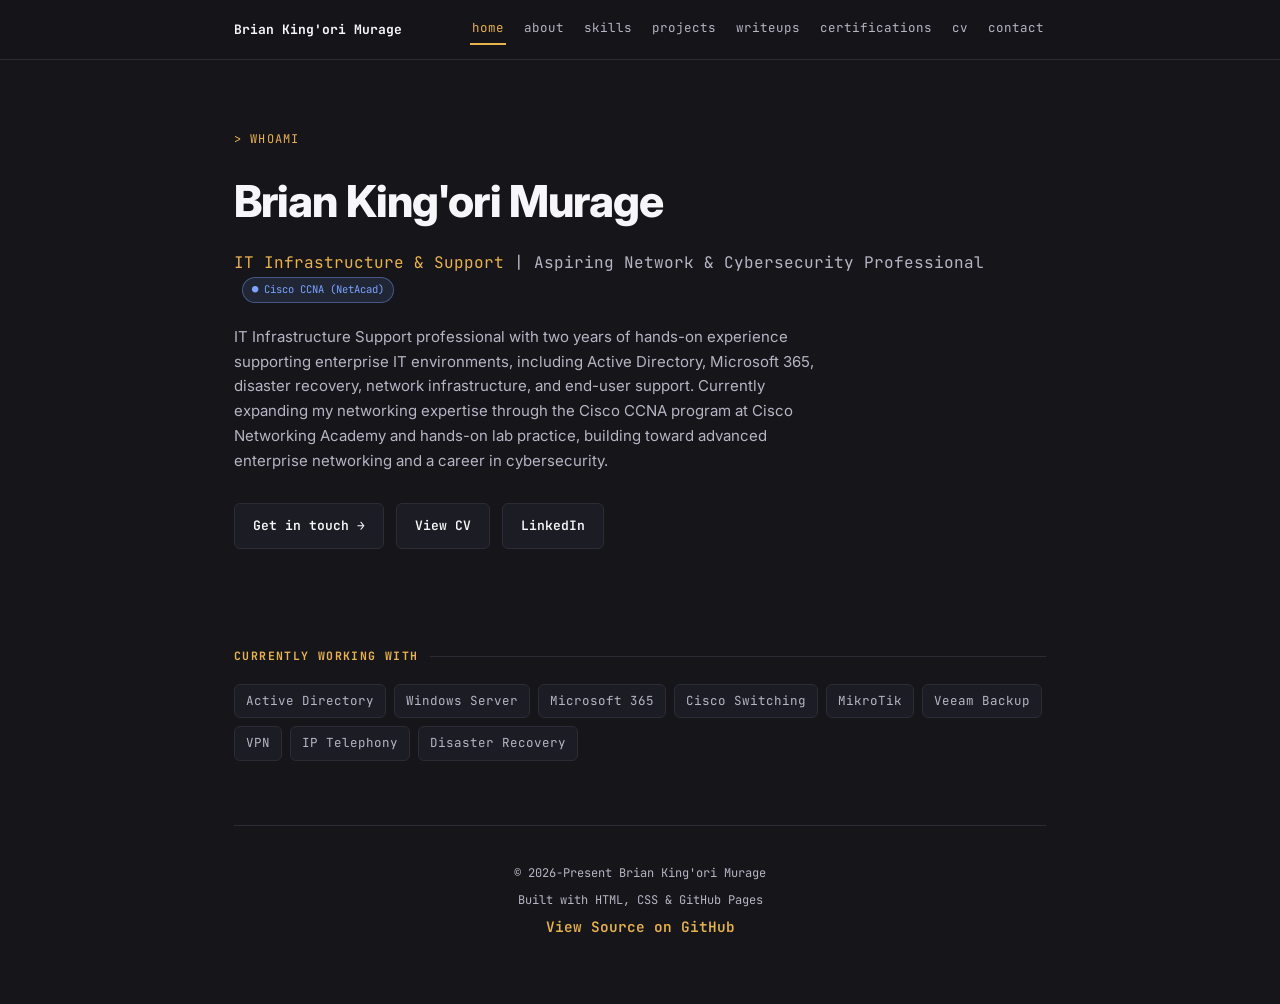
<file: index.html>
<!DOCTYPE html>
<html lang="en">
<head>
<meta charset="UTF-8">
<meta name="viewport" content="width=device-width, initial-scale=1.0">
<title>Home | Brian King'ori Murage</title>
<meta name="description" content="Portfolio of Brian King'ori Murage showcasing enterprise networking, IT infrastructure, systems administration, and professional projects.">
<link rel="preconnect" href="https://fonts.googleapis.com">
<link href="https://fonts.googleapis.com/css2?family=JetBrains+Mono:wght@400;500;600;700&family=Inter:wght@400;500;600;700;800&display=swap" rel="stylesheet">
<link rel="stylesheet" href="css/styles.css">
<link rel="icon" type="image/svg+xml" href="favicon.svg">
</head>
<body>

<div class="topbar">
  <div class="topbar-inner">
    <a class="brand" href="index.html"><b>Brian King'ori Murage</b></a>
    <nav class="topnav">
      <a href="index.html" class="active">home</a>
      <a href="pages/about.html">about</a>
      <a href="pages/skills.html">skills</a>
      <a href="pages/projects.html">projects</a>
      <a href="pages/writeups.html">writeups</a>
      <a href="pages/certifications.html">certifications</a>
      <a href="pages/cv.html">cv</a>
      <a href="pages/contact.html">contact</a>
    </nav>
  </div>
</div>

<div class="wrap">

  <section class="hero">
    <div class="hero-eyebrow">whoami</div>
    <h1>Brian King'ori Murage</h1>
    <div class="hero-role">IT Infrastructure & Support <span style="color:var(--muted)">| Aspiring Network & Cybersecurity Professional</span> <span class="badge-inprogress">● Cisco CCNA (NetAcad)</span>
    </div>
    <p class="hero-sub">IT Infrastructure Support professional with two years of hands-on experience supporting enterprise IT environments, including Active Directory, Microsoft 365, disaster recovery, network infrastructure, and end-user support. Currently expanding my networking expertise through the Cisco CCNA program at Cisco Networking Academy and hands-on lab practice, building toward advanced enterprise networking and a career in cybersecurity.</p>
    <div class="hero-actions">
      <a class="btn btn-ghost" href="mailto:murageb254@gmail.com">Get in touch →</a>
      <a class="btn btn-ghost" href="pages/cv.html">View CV</a>
      <a class="btn btn-ghost" href="https://www.linkedin.com/in/brian-murage/" target="_blank" rel="noopener">LinkedIn</a>
    </div>
  </section>
  <div class="section-label">

Currently Working With


  </div>
  <div class="tags">
    <span class="tag">Active Directory</span>
    <span class="tag">Windows Server</span>
    <span class="tag">Microsoft 365</span>
    <span class="tag">Cisco Switching</span>
    <span class="tag">MikroTik</span>
    <span class="tag">Veeam Backup</span>
    <span class="tag">VPN</span>
    <span class="tag">IP Telephony</span>
    <span class="tag">Disaster Recovery</span>
  </div>
  <footer>
  
    <small>© 2026-Present Brian King'ori Murage</small><br>

    <small>Built with HTML, CSS &amp; GitHub Pages</small><br>
    
    <a href="https://github.com/brian-murage/brian-murage.github.io"
       target="_blank"
       rel="noopener">
        View Source on GitHub
    </a>

</footer>
</div>

</body>
</html>
</file>
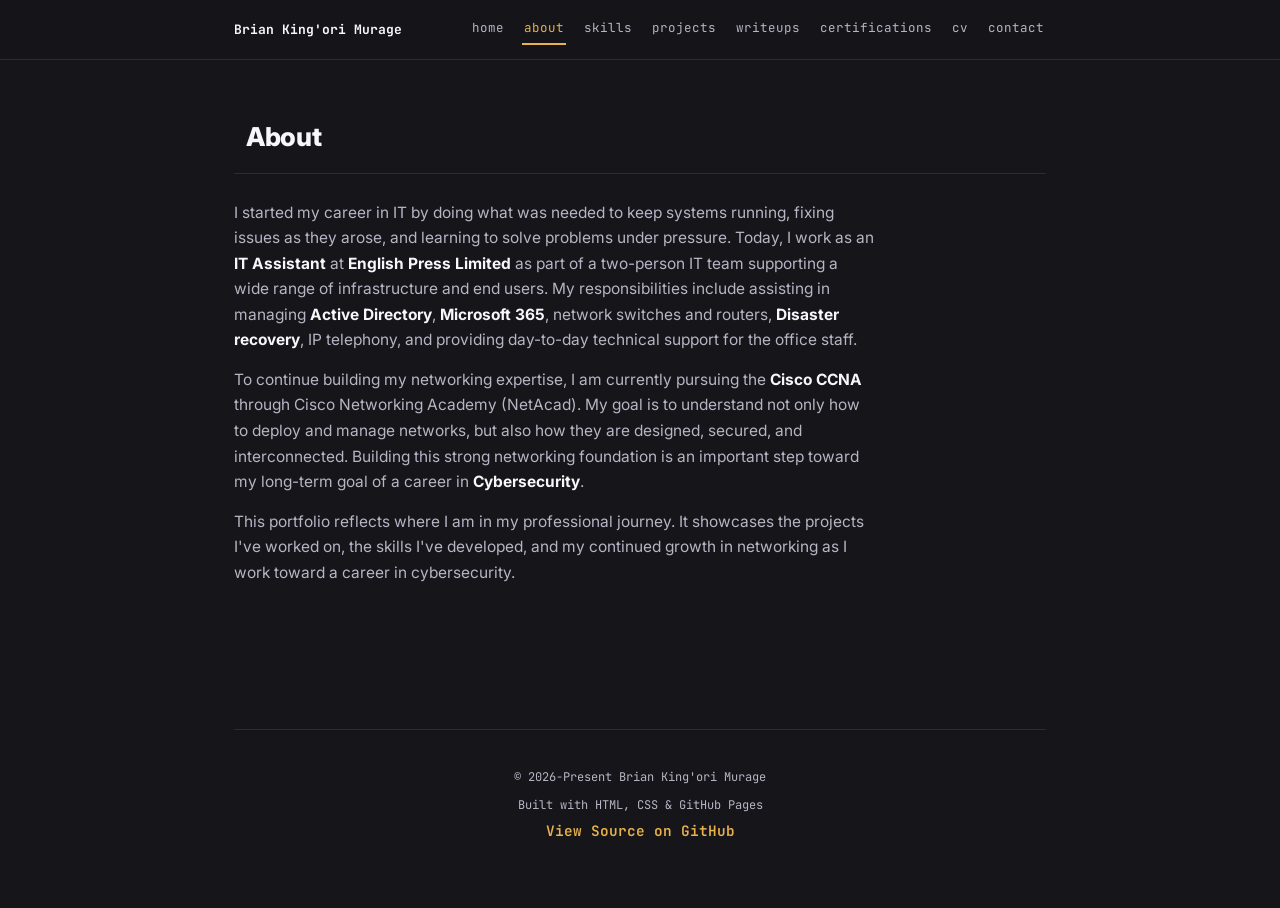
<file: pages/about.html>
<!DOCTYPE html>
<html lang="en">
<head>
<meta charset="UTF-8">
<meta name="viewport" content="width=device-width, initial-scale=1.0">
<title>About | Brian King'ori Murage</title>
<meta name="description" content="Professional background, experience, and career journey of Brian King'ori Murage.">
<link rel="preconnect" href="https://fonts.googleapis.com">
<link href="https://fonts.googleapis.com/css2?family=JetBrains+Mono:wght@400;500;600;700&family=Inter:wght@400;500;600;700;800&display=swap" rel="stylesheet">
<link rel="stylesheet" href="../css/styles.css">
<link rel="icon" type="image/svg+xml" href="../favicon.svg">
</head>
<body>

<div class="topbar">
  <div class="topbar-inner">
    <a class="brand" href="../index.html"><b>Brian King'ori Murage</b></a>
    <nav class="topnav">
      <a href="../index.html">home</a>
      <a href="about.html" class="active">about</a>
      <a href="skills.html">skills</a>
      <a href="projects.html">projects</a>
      <a href="writeups.html">writeups</a>
      <a href="certifications.html">certifications</a>
      <a href="cv.html">cv</a>
      <a href="contact.html">contact</a>
    </nav>
  </div>
</div>

<div class="wrap">

  <div class="page">
    <div class="sec-head"><span class="sec-num"></span><span class="sec-title">About</span></div>
    <p class="about-text">I started my career in IT by doing what was needed to keep systems running, fixing issues as they arose, and learning to solve problems under pressure. Today, I work as an <strong>IT Assistant</strong> at <strong>English Press Limited</strong> as part of a two-person IT team supporting a wide range of infrastructure and end users. My responsibilities include assisting in managing <strong>Active Directory</strong>, <strong>Microsoft 365</strong>, network switches and routers, <strong>Disaster recovery</strong>, IP telephony, and providing day-to-day technical support for the office staff.</p>
    <p class="about-text">To continue building my networking expertise, I am currently pursuing the <strong>Cisco CCNA</strong> through Cisco Networking Academy (NetAcad). My goal is to understand not only how to deploy and manage networks, but also how they are designed, secured, and interconnected. Building this strong networking foundation is an important step toward my long-term goal of a career in <strong>Cybersecurity</strong>.</p>
    <p class="about-text">This portfolio reflects where I am in my professional journey. It showcases the projects I've worked on, the skills I've developed, and my continued growth in networking as I work toward a career in cybersecurity.</p>
  </div>

  <footer>

    <small>© 2026-Present Brian King'ori Murage</small><br>

    <small>Built with HTML, CSS &amp; GitHub Pages</small><br>

    <a href="https://github.com/brian-murage/brian-murage.github.io"
       target="_blank"
       rel="noopener">
        View Source on GitHub
    </a>

</footer>
</div>

</body>
</html>
</file>
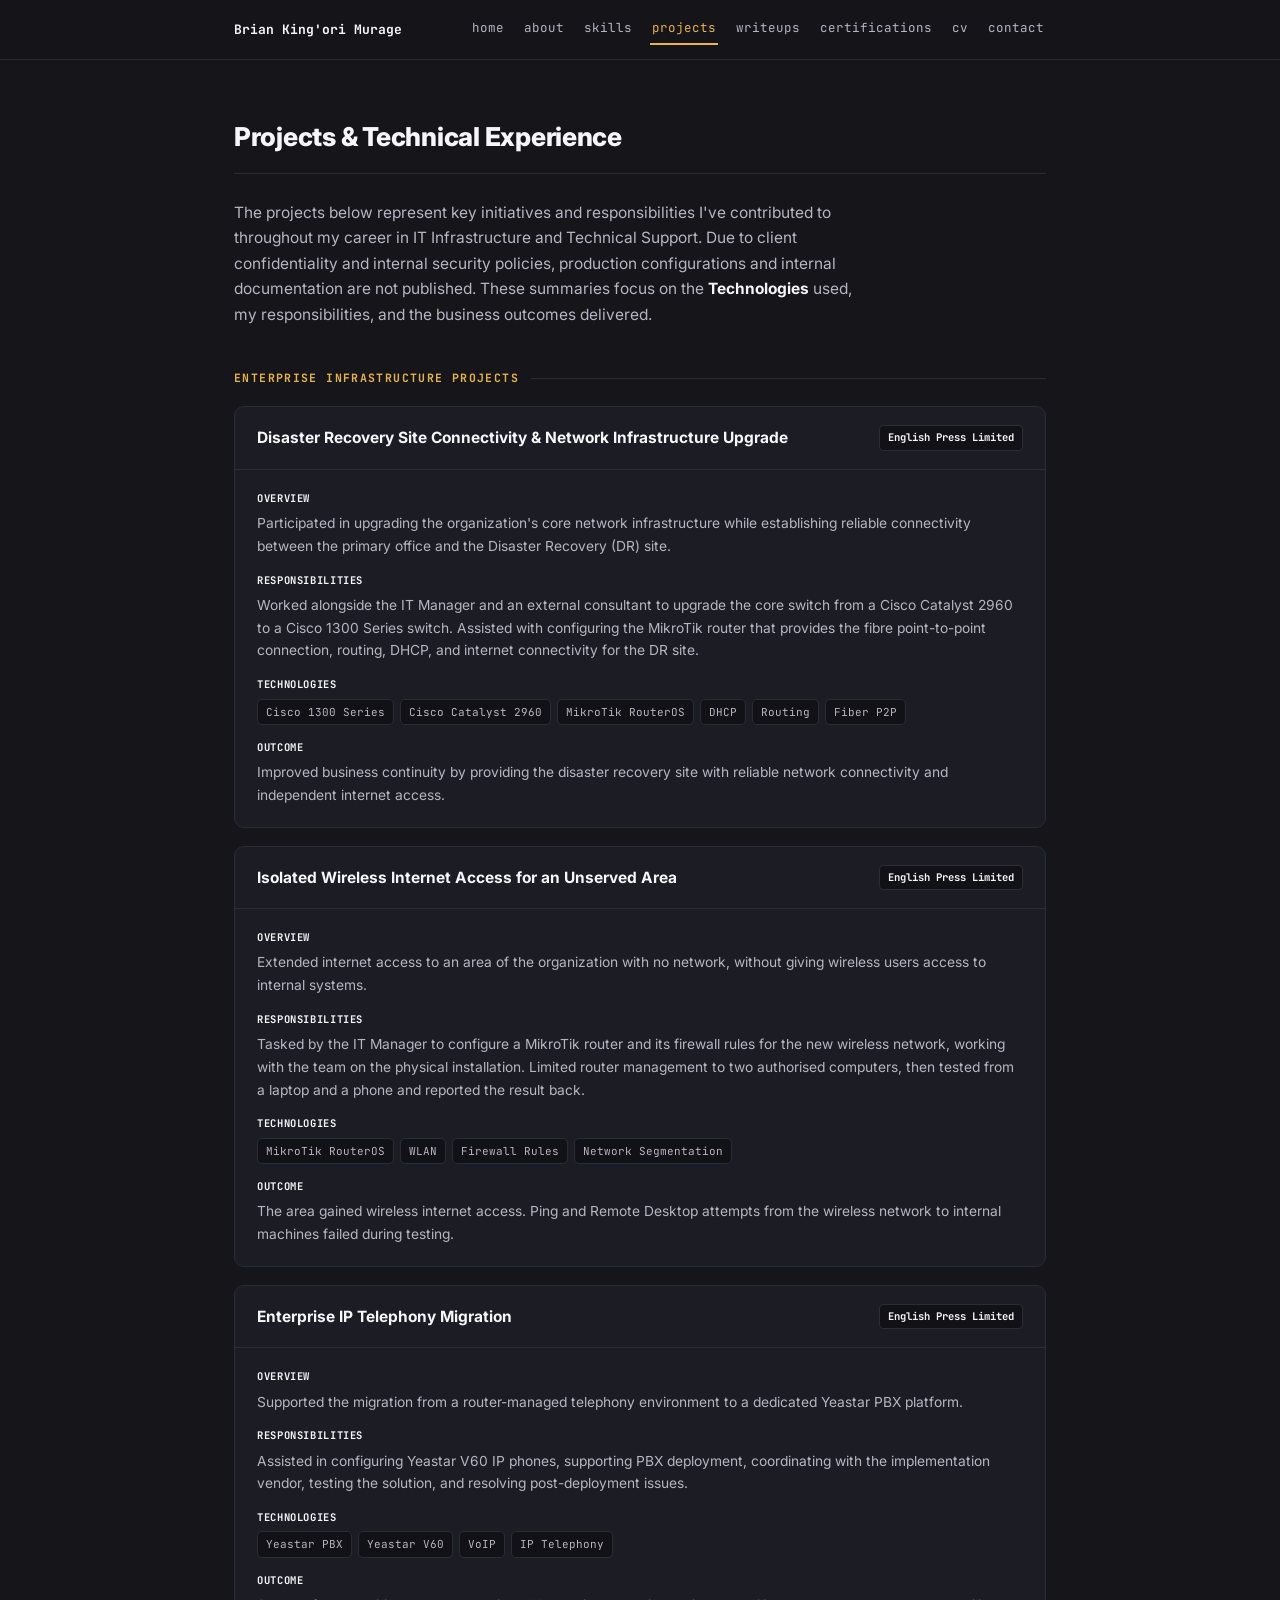
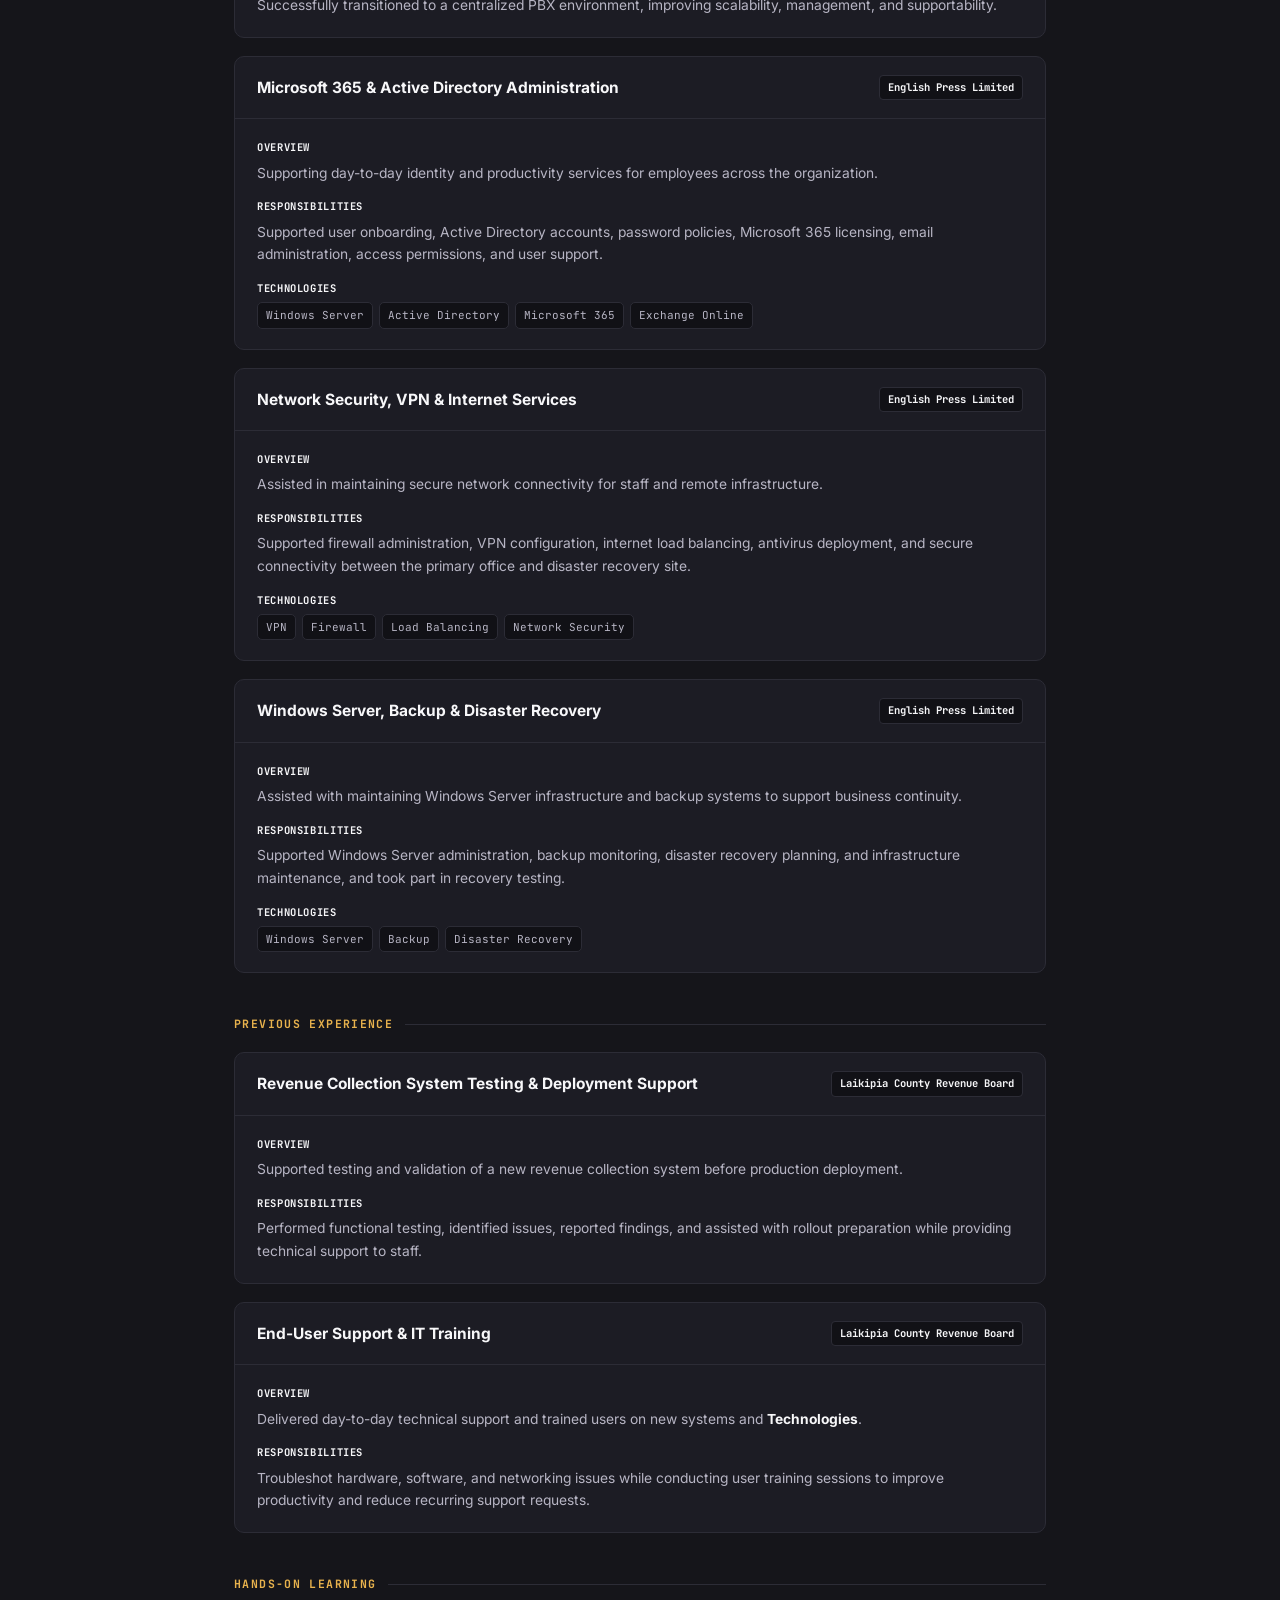
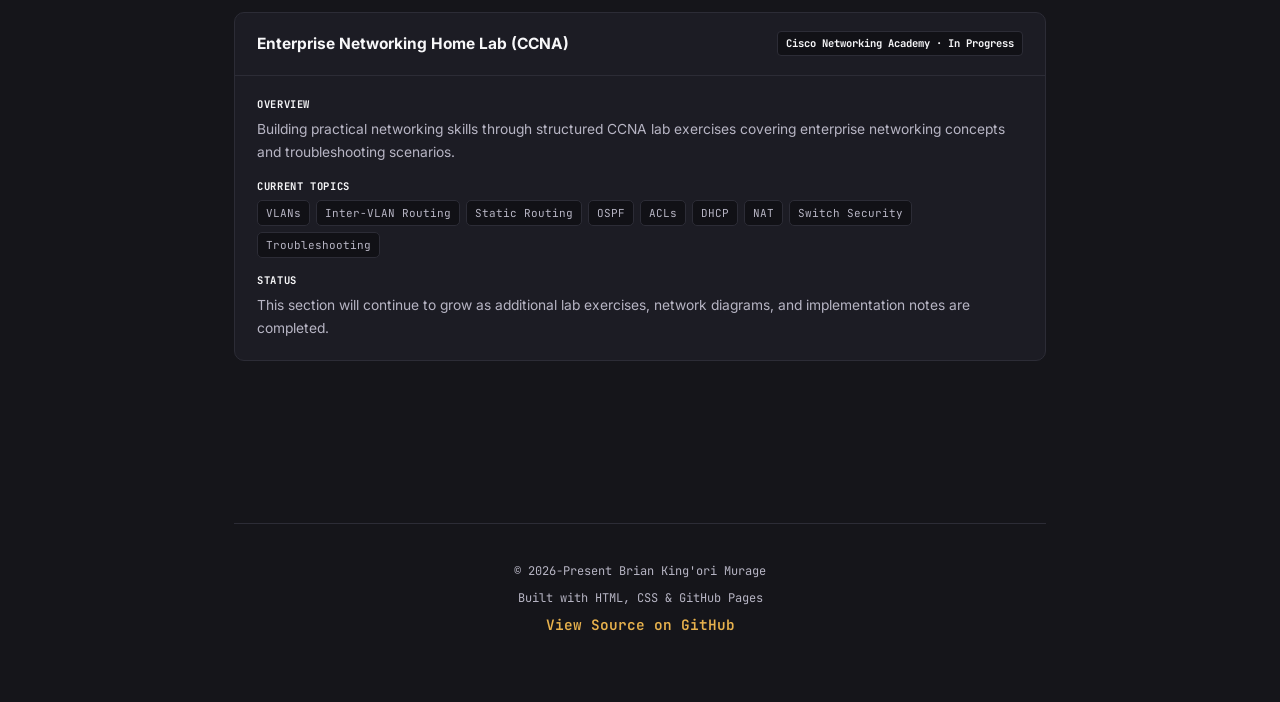
<file: pages/projects.html>
<!DOCTYPE html>
<html lang="en">
<head>
<meta charset="UTF-8">
<meta name="viewport" content="width=device-width, initial-scale=1.0">

<title>Projects | Brian King'ori Murage</title>

<meta name="description" content="Enterprise IT infrastructure projects, networking implementations, systems administration, and hands-on networking labs by Brian King'ori Murage.">

<link rel="preconnect" href="https://fonts.googleapis.com">
<link href="https://fonts.googleapis.com/css2?family=JetBrains+Mono:wght@400;500;600;700&family=Inter:wght@400;500;600;700;800&display=swap" rel="stylesheet">

<link rel="stylesheet" href="../css/styles.css">
<link rel="icon" type="image/svg+xml" href="../favicon.svg">
</head>

<body>

<div class="topbar">
    <div class="topbar-inner">

        <a class="brand" href="../index.html">
            <b>Brian King'ori Murage</b>
        </a>

        <nav class="topnav">
            <a href="../index.html">home</a>
            <a href="about.html">about</a>
            <a href="skills.html">skills</a>
            <a href="projects.html" class="active">projects</a>
            <a href="writeups.html">writeups</a>
            <a href="certifications.html">certifications</a>
            <a href="cv.html">cv</a>
            <a href="contact.html">contact</a>
        </nav>

    </div>
</div>

<div class="wrap">

    <div class="page">

        <div class="sec-head">
            <span class="sec-title">Projects & Technical Experience</span>
        </div>

        <p class="about-text">
            The projects below represent key initiatives and responsibilities I've contributed to throughout my career in IT Infrastructure and Technical Support. Due to client confidentiality and internal security policies, production configurations and internal documentation are not published. These summaries focus on the <strong>Technologies</strong> used, my responsibilities, and the business outcomes delivered.
        </p>

        <div class="section-label">Enterprise Infrastructure Projects</div>

         <!-- PROJECT 1 -->

        <div class="project">

            <div class="project-head">
                <div class="project-title">
                    Disaster Recovery Site Connectivity & Network Infrastructure Upgrade
                </div>

                <div class="project-tag">
                    <strong>English Press Limited</strong>
                </div>
            </div>

            <div class="project-body">

                <div class="p-sub"><strong>Overview</strong></div>

                <p class="p-text">
                    Participated in upgrading the organization's core network infrastructure while establishing reliable connectivity between the primary office and the Disaster Recovery (DR) site.
                </p>

                <div class="p-sub"><strong>Responsibilities</strong></div>

                <p class="p-text">
                    Worked alongside the IT Manager and an external consultant to upgrade the core switch from a Cisco Catalyst 2960 to a Cisco 1300 Series switch. Assisted with configuring the MikroTik router that provides the fibre point-to-point connection, routing, DHCP, and internet connectivity for the DR site.
                </p>

                <div class="p-sub"><strong>Technologies</strong></div>

                <div class="tech-tags">
                    <span class="tech-tag">Cisco 1300 Series</span>
                    <span class="tech-tag">Cisco Catalyst 2960</span>
                    <span class="tech-tag">MikroTik RouterOS</span>
                    <span class="tech-tag">DHCP</span>
                    <span class="tech-tag">Routing</span>
                    <span class="tech-tag">Fiber P2P</span>
                </div>

                <div class="p-sub"><strong>Outcome</strong></div>

                <p class="p-text">
                    Improved business continuity by providing the disaster recovery site with reliable network connectivity and independent internet access.
                </p>

            </div>

        </div>

        <!-- PROJECT: ISOLATED WIRELESS -->

        <div class="project">

            <div class="project-head">
                <div class="project-title">
                    Isolated Wireless Internet Access for an Unserved Area
                </div>

                <div class="project-tag">
                    <strong>English Press Limited</strong>
                </div>
            </div>

            <div class="project-body">

                <div class="p-sub"><strong>Overview</strong></div>

                <p class="p-text">
                    Extended internet access to an area of the organization with no network, without giving wireless users access to internal systems.
                </p>

                <div class="p-sub"><strong>Responsibilities</strong></div>

                <p class="p-text">
                    Tasked by the IT Manager to configure a MikroTik router and its firewall rules for the new wireless network, working with the team on the physical installation. Limited router management to two authorised computers, then tested from a laptop and a phone and reported the result back.
                </p>

                <div class="p-sub"><strong>Technologies</strong></div>

                <div class="tech-tags">
                    <span class="tech-tag">MikroTik RouterOS</span>
                    <span class="tech-tag">WLAN</span>
                    <span class="tech-tag">Firewall Rules</span>
                    <span class="tech-tag">Network Segmentation</span>
                </div>

                <div class="p-sub"><strong>Outcome</strong></div>

                <p class="p-text">
                    The area gained wireless internet access. Ping and Remote Desktop attempts from the wireless network to internal machines failed during testing.
                </p>

            </div>

        </div>

        <!-- PROJECT 2 -->

        <div class="project">

            <div class="project-head">
                <div class="project-title">
                    Enterprise IP Telephony Migration
                </div>

                <div class="project-tag">
                    <strong>English Press Limited</strong>
                </div>
            </div>

            <div class="project-body">

                <div class="p-sub"><strong>Overview</strong></div>

                <p class="p-text">
                    Supported the migration from a router-managed telephony environment to a dedicated Yeastar PBX platform.
                </p>

                <div class="p-sub"><strong>Responsibilities</strong></div>

                <p class="p-text">
                    Assisted in configuring Yeastar V60 IP phones, supporting PBX deployment, coordinating with the implementation vendor, testing the solution, and resolving post-deployment issues.
                </p>

                <div class="p-sub"><strong>Technologies</strong></div>

                <div class="tech-tags">
                    <span class="tech-tag">Yeastar PBX</span>
                    <span class="tech-tag">Yeastar V60</span>
                    <span class="tech-tag">VoIP</span>
                    <span class="tech-tag">IP Telephony</span>
                </div>

                <div class="p-sub"><strong>Outcome</strong></div>

                <p class="p-text">
                    Successfully transitioned to a centralized PBX environment, improving scalability, management, and supportability.
                </p>

            </div>

        </div>

        <!-- PROJECT 3 -->

        <div class="project">

            <div class="project-head">
                <div class="project-title">
                    Microsoft 365 & Active Directory Administration
                </div>

                <div class="project-tag">
                    <strong>English Press Limited</strong>
                </div>
            </div>

            <div class="project-body">

                <div class="p-sub"><strong>Overview</strong></div>

                <p class="p-text">
                    Supporting day-to-day identity and productivity services for employees across the organization.
                </p>

                <div class="p-sub"><strong>Responsibilities</strong></div>

                <p class="p-text">
                    Supported user onboarding, Active Directory accounts, password policies, Microsoft 365 licensing, email administration, access permissions, and user support.
                </p>

                <div class="p-sub"><strong>Technologies</strong></div>

                <div class="tech-tags">
                    <span class="tech-tag">Windows Server</span>
                    <span class="tech-tag">Active Directory</span>
                    <span class="tech-tag">Microsoft 365</span>
                    <span class="tech-tag">Exchange Online</span>
                </div>

            </div>

        </div>

        <!-- PROJECT 4 -->

        <div class="project">

            <div class="project-head">
                <div class="project-title">
                    Network Security, VPN & Internet Services
                </div>

                <div class="project-tag">
                    <strong>English Press Limited</strong>
                </div>
            </div>

            <div class="project-body">

                <div class="p-sub"><strong>Overview</strong></div>

                <p class="p-text">
                    Assisted in maintaining secure network connectivity for staff and remote infrastructure.
                </p>

                <div class="p-sub"><strong>Responsibilities</strong></div>

                <p class="p-text">
                    Supported firewall administration, VPN configuration, internet load balancing, antivirus deployment, and secure connectivity between the primary office and disaster recovery site.
                </p>

                <div class="p-sub"><strong>Technologies</strong></div>

                <div class="tech-tags">
                    <span class="tech-tag">VPN</span>
                    <span class="tech-tag">Firewall</span>
                    <span class="tech-tag">Load Balancing</span>
                    <span class="tech-tag">Network Security</span>
                </div>

            </div>

        </div>

        <!-- PROJECT 5 -->

        <div class="project">

            <div class="project-head">
                <div class="project-title">
                    Windows Server, Backup & Disaster Recovery
                </div>

                <div class="project-tag">
                    <strong>English Press Limited</strong>
                </div>
            </div>

            <div class="project-body">

                <div class="p-sub"><strong>Overview</strong></div>

                <p class="p-text">
                    Assisted with maintaining Windows Server infrastructure and backup systems to support business continuity.
                </p>

                <div class="p-sub"><strong>Responsibilities</strong></div>

                <p class="p-text">
                    Supported Windows Server administration, backup monitoring, disaster recovery planning, and infrastructure maintenance, and took part in recovery testing.
                </p>

                <div class="p-sub"><strong>Technologies</strong></div>

                <div class="tech-tags">
                    <span class="tech-tag">Windows Server</span>
                    <span class="tech-tag">Backup</span>
                    <span class="tech-tag">Disaster Recovery</span>
                </div>

            </div>

        </div>

        <div class="section-label">Previous Experience</div>

         <!-- PROJECT 6 -->

        <div class="project">

            <div class="project-head">
                <div class="project-title">
                    Revenue Collection System Testing & Deployment Support
                </div>

                <div class="project-tag">
                    <strong>Laikipia County Revenue Board</strong>
                </div>
            </div>

            <div class="project-body">

                <div class="p-sub"><strong>Overview</strong></div>

                <p class="p-text">
                    Supported testing and validation of a new revenue collection system before production deployment.
                </p>

                <div class="p-sub"><strong>Responsibilities</strong></div>

                <p class="p-text">
                    Performed functional testing, identified issues, reported findings, and assisted with rollout preparation while providing technical support to staff.
                </p>

            </div>

        </div>

        <!-- PROJECT 7 -->

        <div class="project">

            <div class="project-head">
                <div class="project-title">
                    End-User Support & IT Training
                </div>

                <div class="project-tag">
                    <strong>Laikipia County Revenue Board</strong>
                </div>
            </div>

            <div class="project-body">

                <div class="p-sub"><strong>Overview</strong></div>

                <p class="p-text">
                    Delivered day-to-day technical support and trained users on new systems and <strong>Technologies</strong>.
                </p>

                <div class="p-sub"><strong>Responsibilities</strong></div>

                <p class="p-text">
                    Troubleshot hardware, software, and networking issues while conducting user training sessions to improve productivity and reduce recurring support requests.
                </p>

            </div>

        </div>

        <div class="section-label">Hands-on Learning</div>

         <!-- PROJECT 8 -->

        <div class="project">

            <div class="project-head">
                <div class="project-title">
                    Enterprise Networking Home Lab (CCNA)
                </div>

                <div class="project-tag">
                    <strong>Cisco Networking Academy · In Progress</strong>
                </div>
            </div>

            <div class="project-body">

                <div class="p-sub"><strong>Overview</strong></div>

                <p class="p-text">
                    Building practical networking skills through structured CCNA lab exercises covering enterprise networking concepts and troubleshooting scenarios.
                </p>

                <div class="p-sub"><strong>Current Topics</strong></div>

                <div class="tech-tags">
                    <span class="tech-tag">VLANs</span>
                    <span class="tech-tag">Inter-VLAN Routing</span>
                    <span class="tech-tag">Static Routing</span>
                    <span class="tech-tag">OSPF</span>
                    <span class="tech-tag">ACLs</span>
                    <span class="tech-tag">DHCP</span>
                    <span class="tech-tag">NAT</span>
                    <span class="tech-tag">Switch Security</span>
                    <span class="tech-tag">Troubleshooting</span>
                </div>

                <div class="p-sub"><strong>Status</strong></div>

                <p class="p-text">
                    This section will continue to grow as additional lab exercises, network diagrams, and implementation notes are completed.
                </p>

            </div>

        </div>

    </div>

    <footer>

    <small>© 2026-Present Brian King'ori Murage</small><br>

    <small>Built with HTML, CSS &amp; GitHub Pages</small><br>

    <a href="https://github.com/brian-murage/brian-murage.github.io"
       target="_blank"
       rel="noopener">
        View Source on GitHub
    </a>

</footer>

</div>

</body>
</html>
</file>
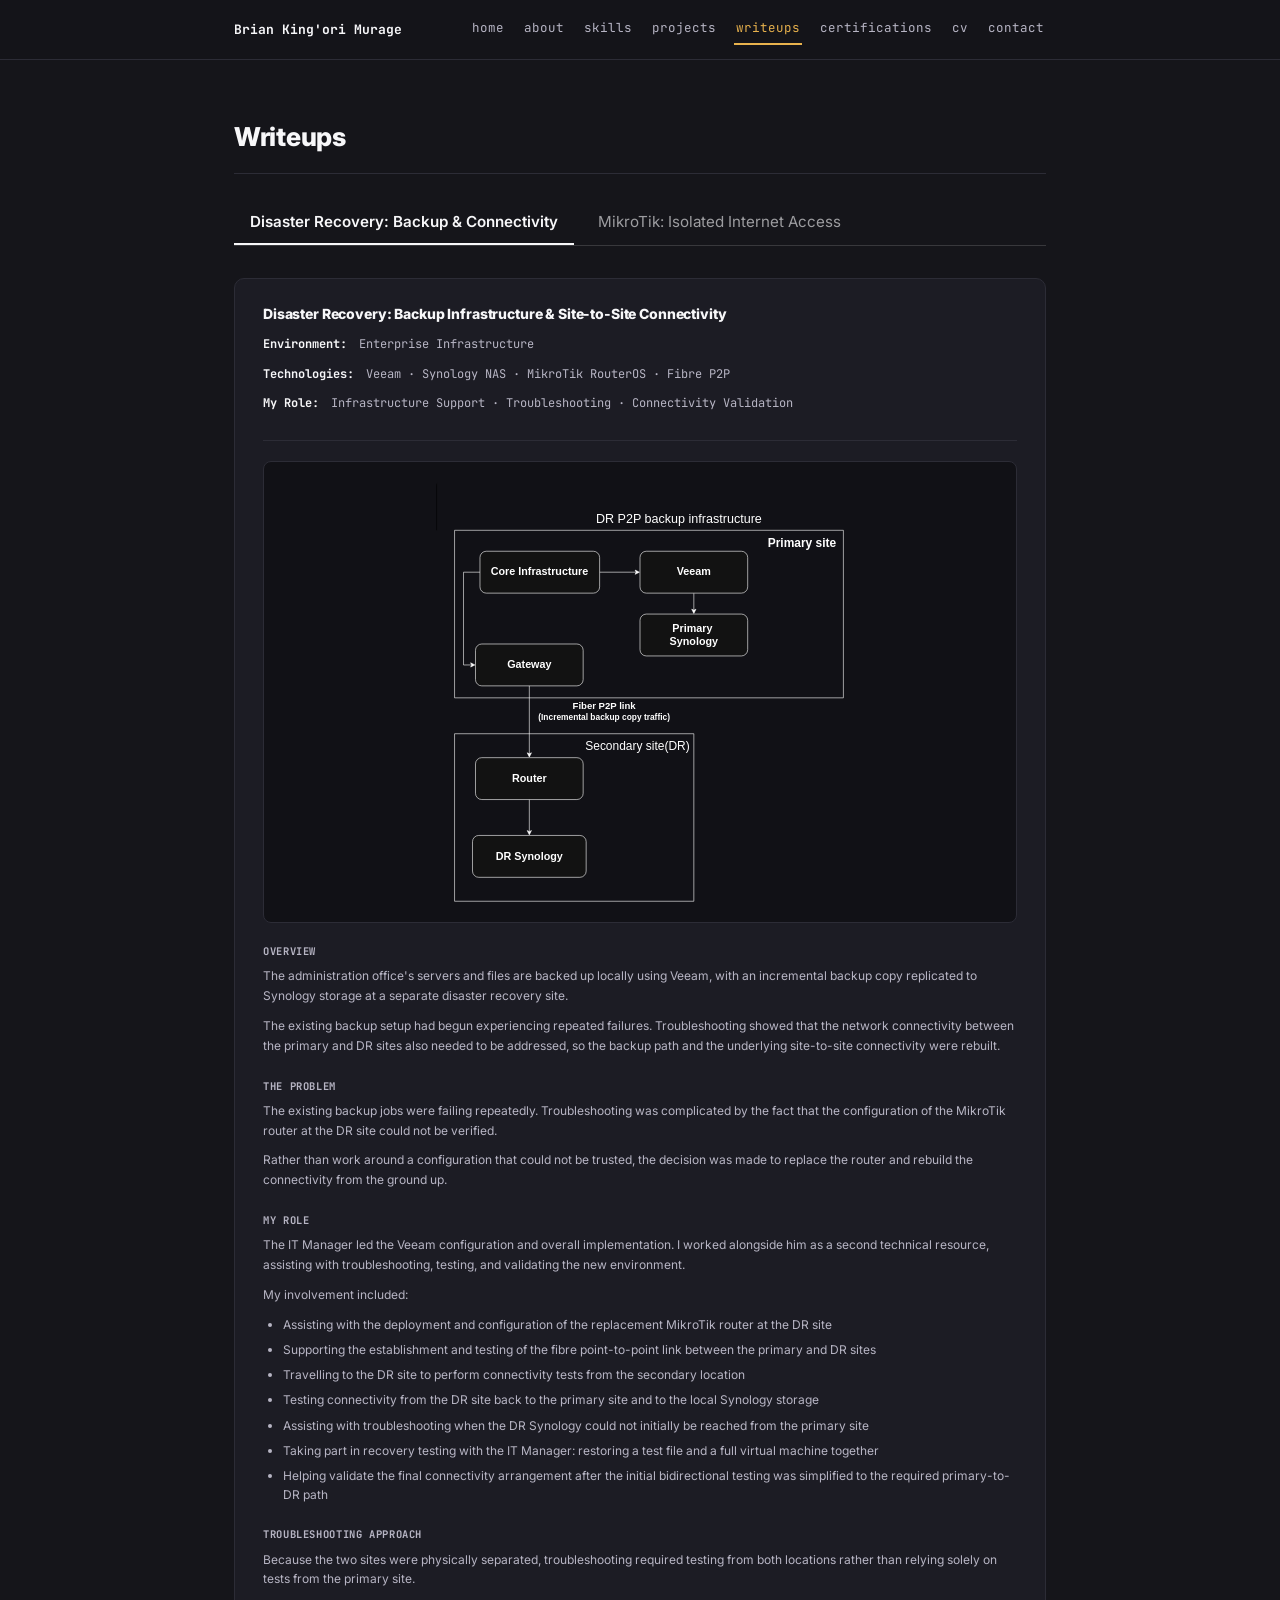
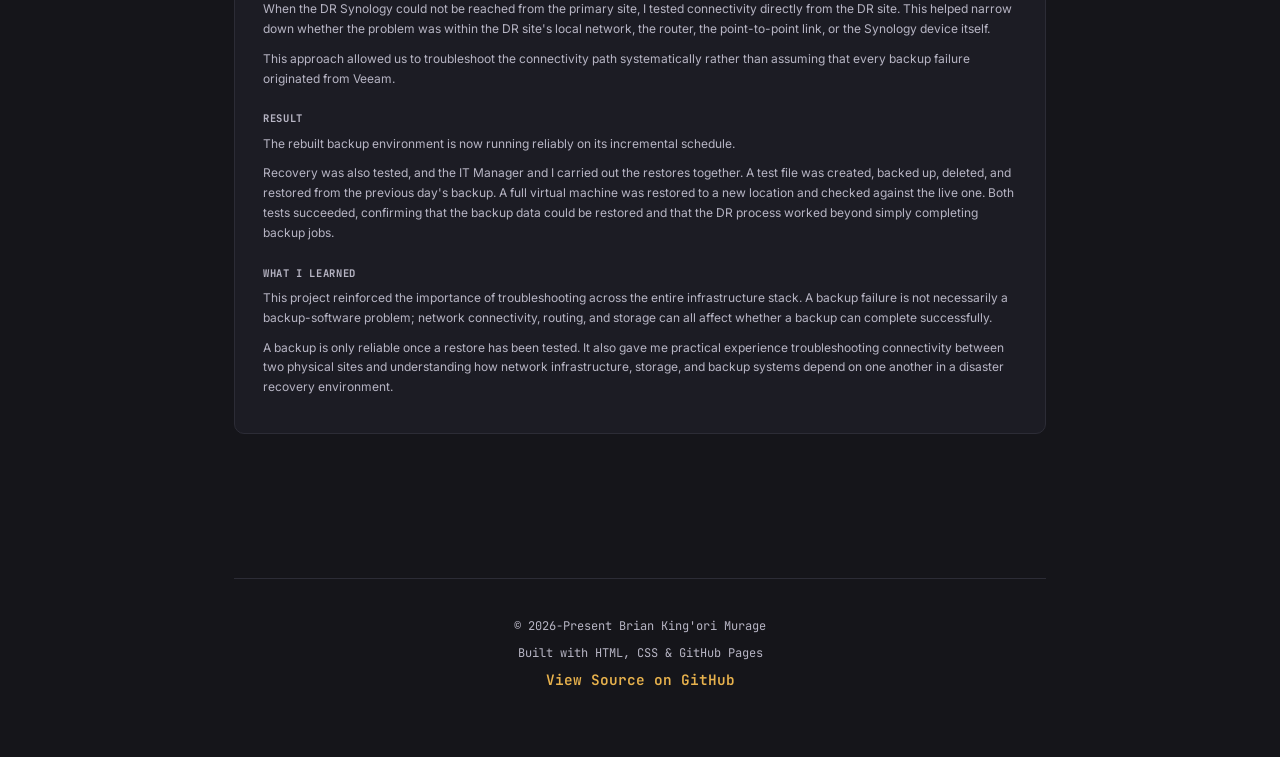
<file: pages/writeups.html>
<!DOCTYPE html>
<html lang="en">
<head>
<meta charset="UTF-8">
<meta name="viewport" content="width=device-width, initial-scale=1.0">
<title>Writeups | Brian King'ori Murage</title>
<meta name="description" content="Technical write-ups documenting networking labs, enterprise infrastructure projects, troubleshooting case studies, and lessons learned throughout my professional and learning journey.">
<link rel="preconnect" href="https://fonts.googleapis.com">
<link href="https://fonts.googleapis.com/css2?family=JetBrains+Mono:wght@400;500;600;700&family=Inter:wght@400;500;600;700;800&display=swap" rel="stylesheet">
<link rel="stylesheet" href="../css/styles.css">
<link rel="icon" type="image/svg+xml" href="../favicon.svg">
</head>
<body>
<div class="topbar">
  <div class="topbar-inner">
    <a class="brand" href="../index.html"><b>Brian King'ori Murage</b></a>
    <nav class="topnav">
      <a href="../index.html">home</a>
      <a href="about.html">about</a>
      <a href="skills.html">skills</a>
      <a href="projects.html">projects</a>
      <a href="writeups.html" class="active">writeups</a>
      <a href="certifications.html">certifications</a>
      <a href="cv.html">cv</a>
      <a href="contact.html">contact</a>
    </nav>
  </div>
</div>
<div class="wrap">
  <div class="page">
    <div class="sec-head">
      <span class="sec-title">Writeups</span>
    </div>

    <div class="writeup-tabs" role="tablist" aria-label="Portfolio writeups">
      <button class="writeup-tab active" id="tab-dr" role="tab" aria-selected="true" aria-controls="panel-dr" onclick="showWriteup('dr')">
        Disaster Recovery: Backup &amp; Connectivity
      </button>
      <button class="writeup-tab" id="tab-mikrotik" role="tab" aria-selected="false" aria-controls="panel-mikrotik" onclick="showWriteup('mikrotik')">
        MikroTik: Isolated Internet Access
      </button>
    </div>

    <!-- ============ WRITEUP 1: DR ============ -->
    <article class="writeup" id="panel-dr" role="tabpanel" aria-labelledby="tab-dr">
      <header class="writeup-header">
        <h1>Disaster Recovery: Backup Infrastructure &amp; Site-to-Site Connectivity</h1>
        <div class="writeup-meta">
          <p><strong>Environment:</strong> Enterprise Infrastructure</p>
          <p><strong>Technologies:</strong> Veeam · Synology NAS · MikroTik RouterOS · Fibre P2P</p>
          <p><strong>My Role:</strong> Infrastructure Support · Troubleshooting · Connectivity Validation</p>
        </div>
      </header>

      <div class="writeup-image">
        <img src="../assets/images/P2P.svg" alt="Disaster recovery site-to-site network diagram showing primary site Veeam backup and Synology replicating to DR site via MikroTik point-to-point link">
      </div>

      <h2>Overview</h2>
      <p>The administration office's servers and files are backed up locally using Veeam, with an incremental backup copy replicated to Synology storage at a separate disaster recovery site.</p>
      <p>The existing backup setup had begun experiencing repeated failures. Troubleshooting showed that the network connectivity between the primary and DR sites also needed to be addressed, so the backup path and the underlying site-to-site connectivity were rebuilt.</p>

      <h2>The Problem</h2>
      <p>The existing backup jobs were failing repeatedly. Troubleshooting was complicated by the fact that the configuration of the MikroTik router at the DR site could not be verified.</p>
      <p>Rather than work around a configuration that could not be trusted, the decision was made to replace the router and rebuild the connectivity from the ground up.</p>

      <h2>My Role</h2>
      <p>The IT Manager led the Veeam configuration and overall implementation. I worked alongside him as a second technical resource, assisting with troubleshooting, testing, and validating the new environment.</p>
      <p>My involvement included:</p>
      <ul>
        <li>Assisting with the deployment and configuration of the replacement MikroTik router at the DR site</li>
        <li>Supporting the establishment and testing of the fibre point-to-point link between the primary and DR sites</li>
        <li>Travelling to the DR site to perform connectivity tests from the secondary location</li>
        <li>Testing connectivity from the DR site back to the primary site and to the local Synology storage</li>
        <li>Assisting with troubleshooting when the DR Synology could not initially be reached from the primary site</li>
        <li>Taking part in recovery testing with the IT Manager: restoring a test file and a full virtual machine together</li>
        <li>Helping validate the final connectivity arrangement after the initial bidirectional testing was simplified to the required primary-to-DR path</li>
      </ul>

      <h2>Troubleshooting Approach</h2>
      <p>Because the two sites were physically separated, troubleshooting required testing from both locations rather than relying solely on tests from the primary site.</p>
      <p>When the DR Synology could not be reached from the primary site, I tested connectivity directly from the DR site. This helped narrow down whether the problem was within the DR site's local network, the router, the point-to-point link, or the Synology device itself.</p>
      <p>This approach allowed us to troubleshoot the connectivity path systematically rather than assuming that every backup failure originated from Veeam.</p>

      <h2>Result</h2>
      <p>The rebuilt backup environment is now running reliably on its incremental schedule.</p>
      <p>Recovery was also tested, and the IT Manager and I carried out the restores together. A test file was created, backed up, deleted, and restored from the previous day's backup. A full virtual machine was restored to a new location and checked against the live one. Both tests succeeded, confirming that the backup data could be restored and that the DR process worked beyond simply completing backup jobs.</p>

      <h2>What I Learned</h2>
      <p>This project reinforced the importance of troubleshooting across the entire infrastructure stack. A backup failure is not necessarily a backup-software problem; network connectivity, routing, and storage can all affect whether a backup can complete successfully.</p>
      <p>A backup is only reliable once a restore has been tested. It also gave me practical experience troubleshooting connectivity between two physical sites and understanding how network infrastructure, storage, and backup systems depend on one another in a disaster recovery environment.</p>
    </article>

    <!-- ============ WRITEUP 2: MIKROTIK ============ -->
    <article class="writeup" id="panel-mikrotik" role="tabpanel" aria-labelledby="tab-mikrotik" hidden>
      <header class="writeup-header">
        <h1>MikroTik Deployment: Isolated Internet Access for an Unserved Area</h1>
        <div class="writeup-meta">
          <p><strong>Environment:</strong> Enterprise Infrastructure</p>
          <p><strong>Technologies:</strong> MikroTik RouterOS · WLAN · Firewall · Ethernet · Network Segmentation</p>
          <p><strong>My Role:</strong> Router Configuration · Firewall Configuration · Network Deployment Support</p>
        </div>
      </header>

      <div class="writeup-image">
        <img src="../assets/images/WLAN.svg" alt="Network diagram showing MikroTik router providing isolated internet-only wireless access with restricted management from two authorized computers">
      </div>

      <h2>Overview</h2>
      <p>A section of the organization did not have network or internet connectivity. As part of a team deployment, I contributed to extending connectivity to the area. The IT Manager tasked me with configuring a MikroTik router to provide wireless internet access, and I reported back once it was done.</p>
      <p>A key requirement was that the new network provide internet access without providing access to the organization's internal network.</p>

      <h2>The Problem</h2>
      <p>The area had no existing network cabling or wireless coverage. The solution needed to provide reliable connectivity while keeping the new wireless network isolated from internal resources.</p>
      <p>The requirements were to:</p>
      <ul>
        <li>Provide internet access to the area</li>
        <li>Prevent connected devices from accessing the internal network</li>
        <li>Allow only authorized personnel to manage the MikroTik device</li>
      </ul>

      <h2>My Role</h2>
      <p>The physical deployment was a team effort involving the IT Manager, myself, and other team members. I contributed to the physical network installation and was specifically responsible for configuring the MikroTik router and its firewall rules.</p>
      <p>My involvement included:</p>
      <ul>
        <li>Participating in the site assessment and selection of a suitable location for the new access point</li>
        <li>Working with the team to run an Ethernet cable from the nearest network switch to the selected location</li>
        <li>Configuring the MikroTik router from the ground up</li>
        <li>Configuring the WAN interface to obtain internet connectivity from the existing network</li>
        <li>Configuring the remaining interfaces for LAN connectivity</li>
        <li>Configuring the WLAN, including the SSID and wireless password</li>
        <li>Creating firewall rules to prevent wireless clients from accessing the internal network</li>
        <li>Restricting administrative access to the MikroTik to two authorized computers using static IP addresses and firewall rules</li>
        <li>Testing the setup from a laptop and a phone connected to the wireless network, trying to reach internal machines with ping and Remote Desktop</li>
      </ul>

      <h2>Network Segmentation</h2>
      <p>The main security requirement was to ensure that the new wireless network could provide internet access without becoming another route into the organization's internal environment.</p>
      <p>The MikroTik received its internet connection through the existing network, but traffic from wireless clients was restricted from reaching internal resources.</p>
      <p>Administrative access was handled separately. Two authorized computers were assigned static IP addresses, and firewall rules were configured to allow management access only from those addresses.</p>
      <p>This resulted in two distinct access requirements:</p>
      <ul>
        <li><strong>Wireless clients:</strong> Internet access only.</li>
        <li><strong>Authorized administrators:</strong> Internet access plus management access to the MikroTik.</li>
      </ul>

      <h2>Result</h2>
      <p>The previously unserved area gained reliable wireless internet connectivity.</p>
      <p>In testing, every ping and Remote Desktop attempt from the wireless network to internal machines failed. Administrative access to the MikroTik was restricted to the two authorized management devices.</p>
      <p>These tests covered two methods of access only. They checked the firewall rules but were not a full security test.</p>

      <h2>What I Learned</h2>
      <p>This project reinforced that deploying network connectivity involves more than simply making a device reachable.</p>
      <p>The physical installation, router configuration, firewall rules, and access requirements all had to work together to provide connectivity without unnecessarily extending access to the internal network.</p>
      <p>It gave me practical experience with MikroTik RouterOS, WLAN configuration, firewall rules, network segmentation, and access control, while also giving me experience working as part of a team on a physical network deployment.</p>
    </article>

  </div>
      <footer>
    <small>© 2026-Present Brian King'ori Murage</small><br>
    <small>Built with HTML, CSS &amp; GitHub Pages</small><br>
    <a href="https://github.com/brian-murage/brian-murage.github.io"
       target="_blank"
       rel="noopener">
        View Source on GitHub
    </a>
</footer>
</div>
<script>
  function showWriteup(id) {
    var panels = document.querySelectorAll('.writeup[role="tabpanel"]');
    var tabs = document.querySelectorAll('.writeup-tab');

    panels.forEach(function (panel) {
      panel.hidden = true;
    });
    tabs.forEach(function (tab) {
      tab.classList.remove('active');
      tab.setAttribute('aria-selected', 'false');
    });

    document.getElementById('panel-' + id).hidden = false;
    var activeTab = document.getElementById('tab-' + id);
    activeTab.classList.add('active');
    activeTab.setAttribute('aria-selected', 'true');
  }
</script>
</body>
</html>
</file>
<file: css/styles.css>
/* =========================================================
   ROOT VARIABLES
   ========================================================= */

:root{

    --bg:#15151A;
    --panel:#1C1C24;
    --panel-2:#111116;

    --border:#2C2C36;

    /* Brightened for readability against the dark background */
    --text:#F7F7F9;
    --muted:#B7B5C4;
    --muted-2:#8E8CA0;

    --amber:#E8B24D;
    --amber-soft:rgba(232,178,77,.12);
    --amber-dim:#4A3A1C;

    --prog:#7AA2FF;
    --prog-soft:rgba(122,162,255,.12);

    --mono:'JetBrains Mono', ui-monospace, monospace;
    --sans:'Inter', -apple-system, sans-serif;

}


/* =========================================================
   GLOBAL RESET
   ========================================================= */

*{

    box-sizing:border-box;
    margin:0;
    padding:0;

}

html{

    scroll-behavior:smooth;

}

body{

    background:var(--bg);
    color:var(--text);

    font-family:var(--sans);
    font-size:15px;
    line-height:1.65;

}

a{

    color:inherit;

}

/* Make any bold/emphasis text pop with full-contrast color,
   not just heavier weight in a muted tone */
strong, b{

    color:var(--text);
    font-weight:700;

}


/* =========================================================
   PAGE LAYOUT
   ========================================================= */

.wrap{

    max-width:860px;
    margin:0 auto;
    padding:0 24px;

}


/* =========================================================
   TOP NAVIGATION
   ========================================================= */

.topbar{

    position:sticky;
    top:0;
    z-index:20;

    background:rgba(21,21,26,.9);
    backdrop-filter:blur(8px);

    border-bottom:1px solid var(--border);

}

.topbar-inner{

    display:flex;
    justify-content:space-between;
    align-items:center;
    gap:12px;

    max-width:860px;
    margin:0 auto;
    padding:14px 24px;

}

.brand{

    font-family:var(--mono);
    font-size:13px;
    color:var(--muted);

    text-decoration:none;

}

.brand b{

    color:var(--text);

}

.topnav{

    display:flex;
    flex-wrap:wrap;
    gap:16px;

    font-family:var(--mono);
    font-size:12.5px;

}

.topnav a{

    color:var(--muted);
    text-decoration:none;

    padding:4px 2px;

    border-bottom:2px solid transparent;

}

.topnav a:hover{

    color:var(--amber);

}

.topnav a.active{

    color:var(--amber);
    border-bottom-color:var(--amber);

}

@media (max-width:760px){

    .topbar-inner{

        flex-direction:column;
        align-items:flex-start;
        gap:12px;

    }

    .topnav{

        display:flex;
        flex-wrap:wrap;
        gap:10px;

        width:100%;

    }

}

/* =========================================================
   HERO SECTION
   ========================================================= */

.hero{

    padding:70px 0 56px;

}

.hero-eyebrow{

    display:flex;
    align-items:center;
    gap:8px;

    margin-bottom:16px;

    font-family:var(--mono);
    font-size:12px;
    color:var(--amber);

    letter-spacing:.1em;
    text-transform:uppercase;

}

.hero-eyebrow::before{

    content:">";

}

h1{

    margin-bottom:12px;

    color:var(--text);
    font-size:clamp(30px,5vw,44px);
    font-weight:800;
    letter-spacing:-.02em;

}

.hero-role{

    margin-bottom:22px;

    font-family:var(--mono);
    font-size:clamp(14px,2vw,16px);
    color:var(--amber);

}

.badge-inprogress{

    display:inline-flex;
    align-items:center;
    gap:6px;

    margin-left:8px;
    padding:3px 9px;

    vertical-align:middle;

    font-family:var(--mono);
    font-size:10.5px;

    color:var(--prog);

    background:var(--prog-soft);
    border:1px solid rgba(122,162,255,.4);
    border-radius:20px;

}

.hero-sub{

    max-width:600px;

    margin-bottom:30px;

    color:var(--muted);
    font-size:15px;

}

.hero-actions{

    display:flex;
    flex-wrap:wrap;
    gap:12px;

}


/* =========================================================
   BUTTONS
   ========================================================= */

.btn{

    display:inline-flex;
    align-items:center;
    gap:8px;

    padding:11px 18px;

    font-family:var(--mono);
    font-size:13px;
    font-weight:600;

    text-decoration:none;

    border:1px solid var(--border);
    border-radius:6px;

}

.btn-primary{

    background:var(--amber);
    border-color:var(--amber);

    color:#1B1400;
    font-weight:700;

}

.btn-ghost{

    background:var(--panel);
    color:var(--text);

}

.btn-ghost:hover{

    color:var(--amber);
    border-color:var(--amber);

}


/* =========================================================
   PAGE SECTIONS
   ========================================================= */

.page{

    padding:56px 0 80px;

}

.sec-head{

    display:flex;
    align-items:baseline;
    gap:12px;

    margin-bottom:26px;
    padding-bottom:14px;

    border-bottom:1px solid var(--border);

}

.sec-num{

    font-family:var(--mono);
    font-size:12px;
    color:var(--muted-2);

}

.sec-title{

    color:var(--text);
    font-size:26px;
    font-weight:800;
    letter-spacing:-.01em;

}


/* =========================================================
   ABOUT PAGE
   ========================================================= */

.about-text{

    max-width:640px;

    color:var(--muted);
    font-size:15.5px;

}

.about-text + .about-text{

    margin-top:14px;

}

/* =========================================================
   SKILLS
   ========================================================= */

.skill-groups{

    display:grid;
    gap:22px;

    margin-top:5px;

}

.skill-group-label{

    margin-top:5px;
    margin-bottom:5px;

    font-family:var(--mono);
    font-size:11px;
    color:var(--muted);

    text-transform:uppercase;
    letter-spacing:.08em;

}

.tags{

    display:flex;
    flex-wrap:wrap;
    gap:8px;

}

.tag{

    padding:6px 11px;

    font-family:var(--mono);
    font-size:12.5px;

    color:var(--muted);

    background:var(--panel);
    border:1px solid var(--border);
    border-radius:6px;

}

.tag.learning{

    color:var(--prog);

    background:var(--prog-soft);
    border-color:rgba(122,162,255,.4);

}


/* =========================================================
   PROJECTS
   ========================================================= */

.project{

    margin-bottom:18px;

    background:var(--panel);
    border:1px solid var(--border);
    border-radius:10px;

    overflow:hidden;

}

.project-head{

    display:flex;
    justify-content:space-between;
    align-items:flex-start;
    flex-wrap:wrap;
    gap:12px;

    padding:18px 22px;

    border-bottom:1px solid var(--border);

}

.project-title{

    color:var(--text);
    font-size:15.5px;
    font-weight:700;

}

.project-tag{

    padding:3px 8px;

    font-family:var(--mono);
    font-size:10.5px;
    color:var(--muted-2);

    background:var(--panel-2);
    border:1px solid var(--border);
    border-radius:4px;

    white-space:nowrap;

}

.project-body{

    padding:20px 22px;

}

.p-sub{

    margin:14px 0 5px;

    
    font-family:var(--mono);
    font-size:10.5px;
    color:var(--muted);

    text-transform:uppercase;
    letter-spacing:.06em;

}

.p-sub:first-child{

    margin-top:0;

}

.p-text{

    font-size:13.8px;
    color:var(--muted);

}

.tech-tags{

    display:flex;
    flex-wrap:wrap;
    gap:6px;

}

.tech-tag{

    padding:3px 8px;

    font-family:var(--mono);
    font-size:11px;
    color:var(--muted);

    background:var(--panel-2);
    border:1px solid var(--border);
    border-radius:5px;

}

.screenshot-note{

    padding:16px;

    text-align:center;

    font-family:var(--mono);
    font-size:11.5px;
    color:var(--muted-2);

    background:var(--panel-2);
    border:1px dashed var(--border);
    border-radius:8px;

}

/* =========================================================
   SECTION LABELS
   ========================================================= */

.section-label{

    display:flex;
    align-items:center;
    gap:12px;

    margin:42px 0 18px;

    font-family:var(--mono);
    font-size:11.5px;
    font-weight:700;
    color:var(--amber);

    text-transform:uppercase;
    letter-spacing:.12em;

}

.section-label::after{

    content:"";

    flex:1;

    height:1px;

    background:var(--border);

}

/* =========================================================
   WRITEUPS
   ========================================================= */

.placeholder-card{
    padding:28px 24px;
    text-align:center;
    background:var(--panel);
    border:1px dashed var(--border);
    border-radius:10px;
}
.placeholder-card .p-title{
    margin-bottom:6px;
    color:var(--text);
    font-size:15px;
    font-weight:700;
}
.placeholder-card .p-desc{
    max-width:420px;
    margin:0 auto;
    font-size:13.5px;
    color:var(--muted);
}

.writeup-tabs {
    display: flex;
    gap: 0.5rem;
    margin-bottom: 2rem;
    border-bottom: 1px solid rgba(255, 255, 255, 0.15);
    flex-wrap: wrap;
}
.writeup-tab {
    background: transparent;
    border: none;
    font-family: inherit;
    color: inherit;
    opacity: 0.6;
    font-size: 0.95rem;
    padding: 0.75rem 1rem;
    cursor: pointer;
    border-bottom: 2px solid transparent;
    transition: opacity 0.2s ease, border-color 0.2s ease;
}
.writeup-tab:hover {
    opacity: 0.85;
}
.writeup-tab.active {
    opacity: 1;
    border-bottom: 2px solid currentColor;
    font-weight: 600;
}

.writeup {
    background: var(--panel);
    border: 1px solid var(--border);
    border-radius: 10px;
    padding: 26px 28px;
}

.writeup-header {
    margin-bottom: 16px;
    padding-bottom: 16px;
    border-bottom: 1px solid var(--border);
}

.writeup-header h1 {
    font-size: 14px;
    font-weight: 800;
    color: var(--text);
    letter-spacing: -.01em;
    margin-bottom: 12px;
    line-height: 1.3;
}

.writeup-meta p {
    font-family: var(--mono);
    font-size: 11px;
    color: var(--muted);
    margin: 3px 0;
}

.writeup-meta strong {
    margin-right: 5px;
}

.writeup h2 {
    margin: 22px 0 6px;
    font-family: var(--mono);
    font-size: 10.5px;
    font-weight: 700;
    color: var(--muted);  
    text-transform: uppercase;
    letter-spacing: .06em;
}

.writeup h2:first-of-type {
    margin-top: 0;
}

.writeup p {
    font-size: 12px;
    color: var(--muted);
    margin-bottom: 10px;
}

.writeup ul {
    margin: 8px 0 16px 20px;
    display: grid;
    gap: 6px;
    list-style: disc;
}

.writeup li {
    font-size: 12px;
    color: var(--muted);
    line-height: 1.6;
}

.writeup li strong {
    color: var(--text);
}

.writeup-image {
    display: flex;
    justify-content: center;
    align-items: center;
    background: var(--panel-2);
    border: 1px solid var(--border);
    border-radius: 8px;
    padding: 20px;
    margin: 20px 0;
}

.writeup-image img {
    max-width: 100%;
    max-height: 420px;
    width: auto;
    height: auto;
    min-width: 0;
    display: block;
    border-radius: 4px;
    image-rendering: -webkit-optimize-contrast;
    image-rendering: crisp-edges;
}

/* =========================================================
   CERTIFICATIONS & EDUCATION
   ========================================================= */

.cert-section{

    margin:2rem 0 1rem;

    font-family:var(--mono);
    font-size:.8rem;
    font-weight:600;
    color:var(--amber);

    text-transform:uppercase;
    letter-spacing:.12em;

}

.cert-list{

    display:grid;
    gap:10px;

}

.cert{

    display:flex;
    justify-content:space-between;
    align-items:center;
    flex-wrap:wrap;
    gap:16px;

    padding:14px 18px;

    background:var(--panel);
    border:1px solid var(--border);
    border-radius:8px;

}

.cert-name{

    color:var(--text);
    font-size:14px;
    font-weight:700;

}

.cert-issuer{

    margin-top:2px;

    font-family:var(--mono);
    font-size:11.5px;
    color:var(--muted-2);

}

.cert-status{

    padding:3px 9px;

    font-family:var(--mono);
    font-size:10.5px;
    font-weight:600;

    border-radius:20px;
    white-space:nowrap;

}

.status-done{

    color:var(--amber);

    background:var(--amber-soft);
    border:1px solid rgba(232,178,77,.4);

}

.status-progress{

    color:var(--prog);

    background:var(--prog-soft);
    border:1px solid rgba(122,162,255,.4);

}


/* =========================================================
   CURRICULUM VITAE
   ========================================================= */

.cv-card{

    display:flex;
    justify-content:space-between;
    align-items:center;
    flex-wrap:wrap;
    gap:16px;

    padding:22px 24px;

    background:var(--panel);
    border:1px solid var(--border);
    border-radius:10px;

}

.cv-title{

    color:var(--text);
    font-size:15px;
    font-weight:700;

}

.cv-sub{

    margin-top:3px;

    font-family:var(--mono);
    font-size:11.5px;
    color:var(--muted-2);

}


/* =========================================================
   CONTACT
   ========================================================= */

.contact-grid{

    display:grid;
    grid-template-columns:repeat(2,1fr);

    column-gap:12px;
    row-gap:22px;

}

.contact-card{

    display:flex;
    flex-direction:column;
    gap:3px;

    padding:16px 18px;

    text-decoration:none;

    background:var(--panel);
    border:1px solid var(--border);
    border-radius:8px;

    transition:border-color .15s ease;

}

.contact-card:hover{

    border-color:var(--amber);

}

.contact-card.pending{

    opacity:.6;
    cursor:default;

}

.contact-label{

    font-family:var(--mono);
    font-size:11.5px;
    color:var(--text);

    text-transform:uppercase;
    letter-spacing:.06em;

}

.contact-value{

    color:var(--muted);
    font-size:11px;
    font-weight:700;

}

.contact-value small{

    font-size:11px;
    font-weight:400;
    color:var(--muted-2);

}

.full-width{

    grid-column:1 / -1;

}


/* =========================================================
   FOOTER
   ========================================================= */

footer{

    margin:4rem 0 2rem;
    padding:32px 0;

    text-align:center;

    font-family:var(--mono);
    font-size:.9rem;
    line-height:1.9;

    color:var(--muted);

    border-top:1px solid var(--border);

}

footer small{

    color:var(--muted);

}

footer a{

    color:var(--amber);
    font-weight:600;

    text-decoration:none;

    transition:color .2s ease;

}

footer a:hover{

    text-decoration:underline;

}


/* =========================================================
   RESPONSIVE DESIGN
   ========================================================= */

@media (max-width:560px){

    .contact-grid{

        grid-template-columns:1fr;

    }

    .full-width{

        grid-column:auto;

    }

}
</file>
